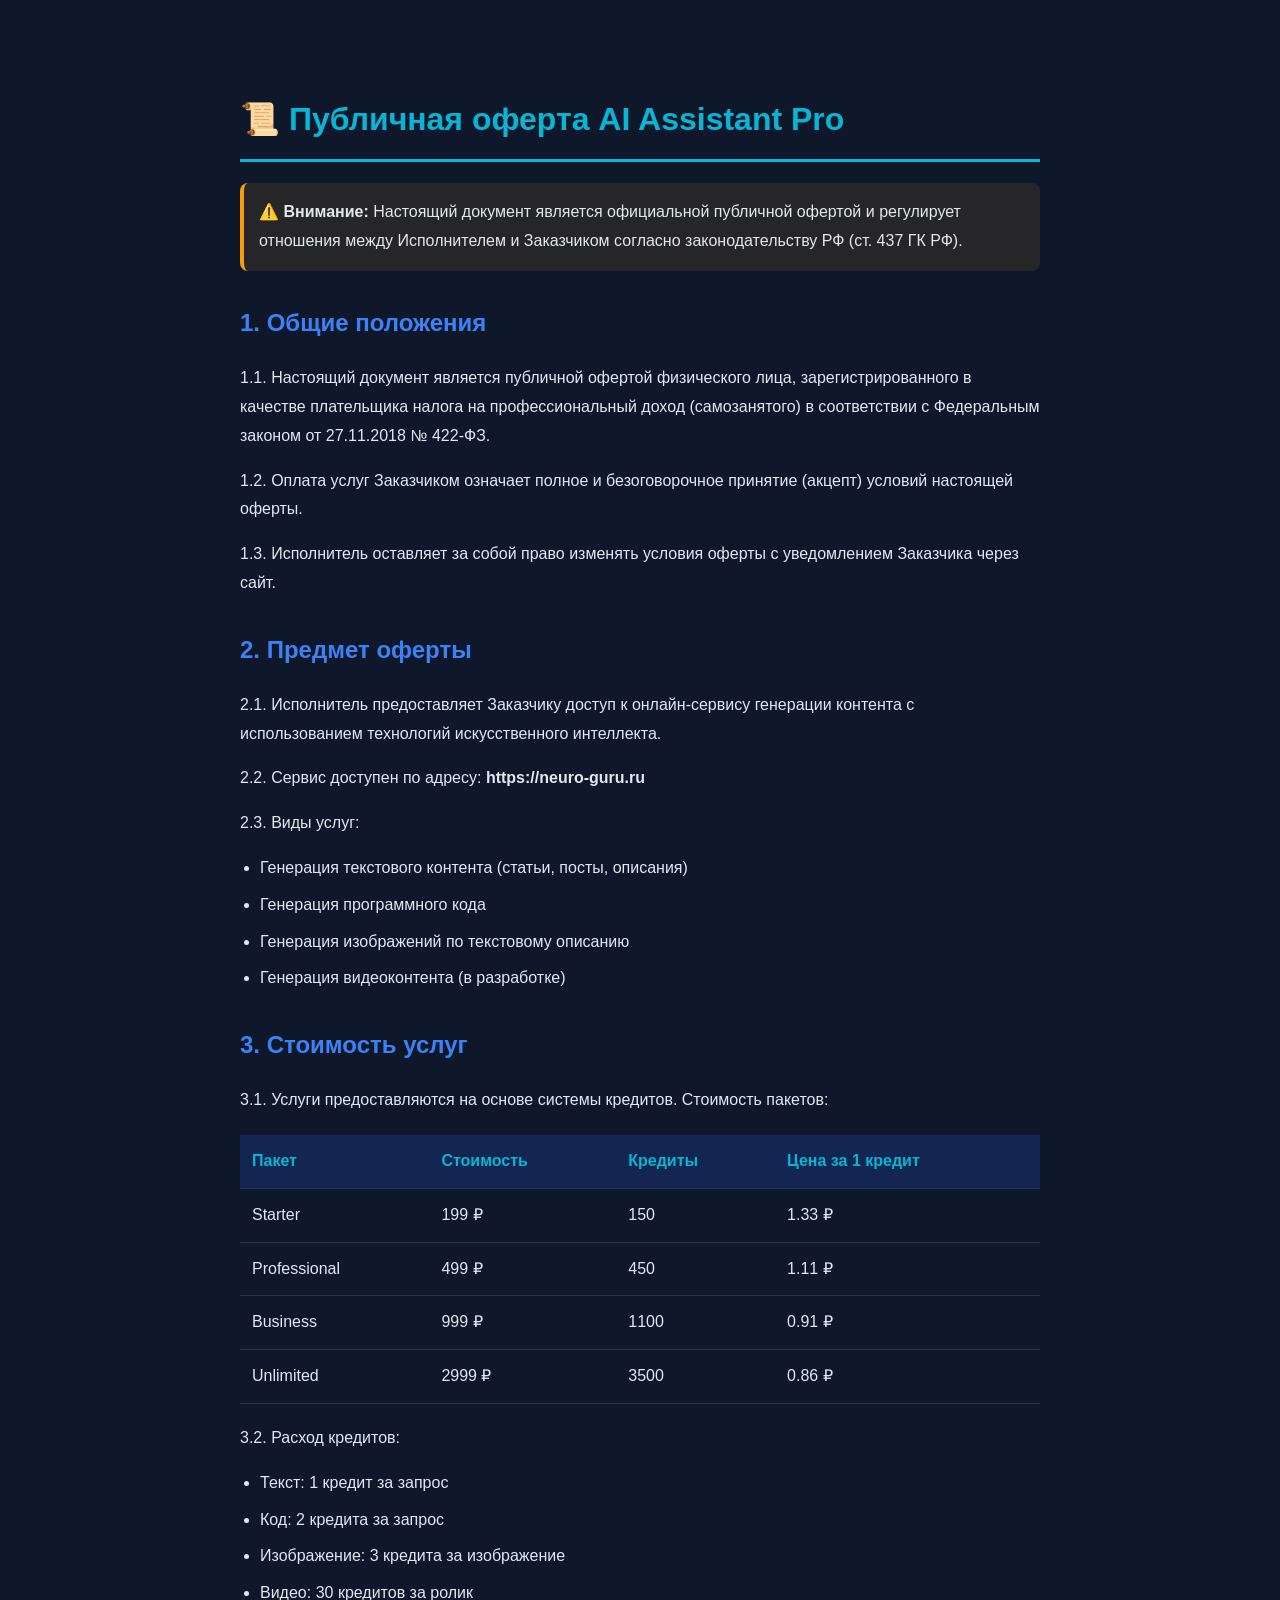
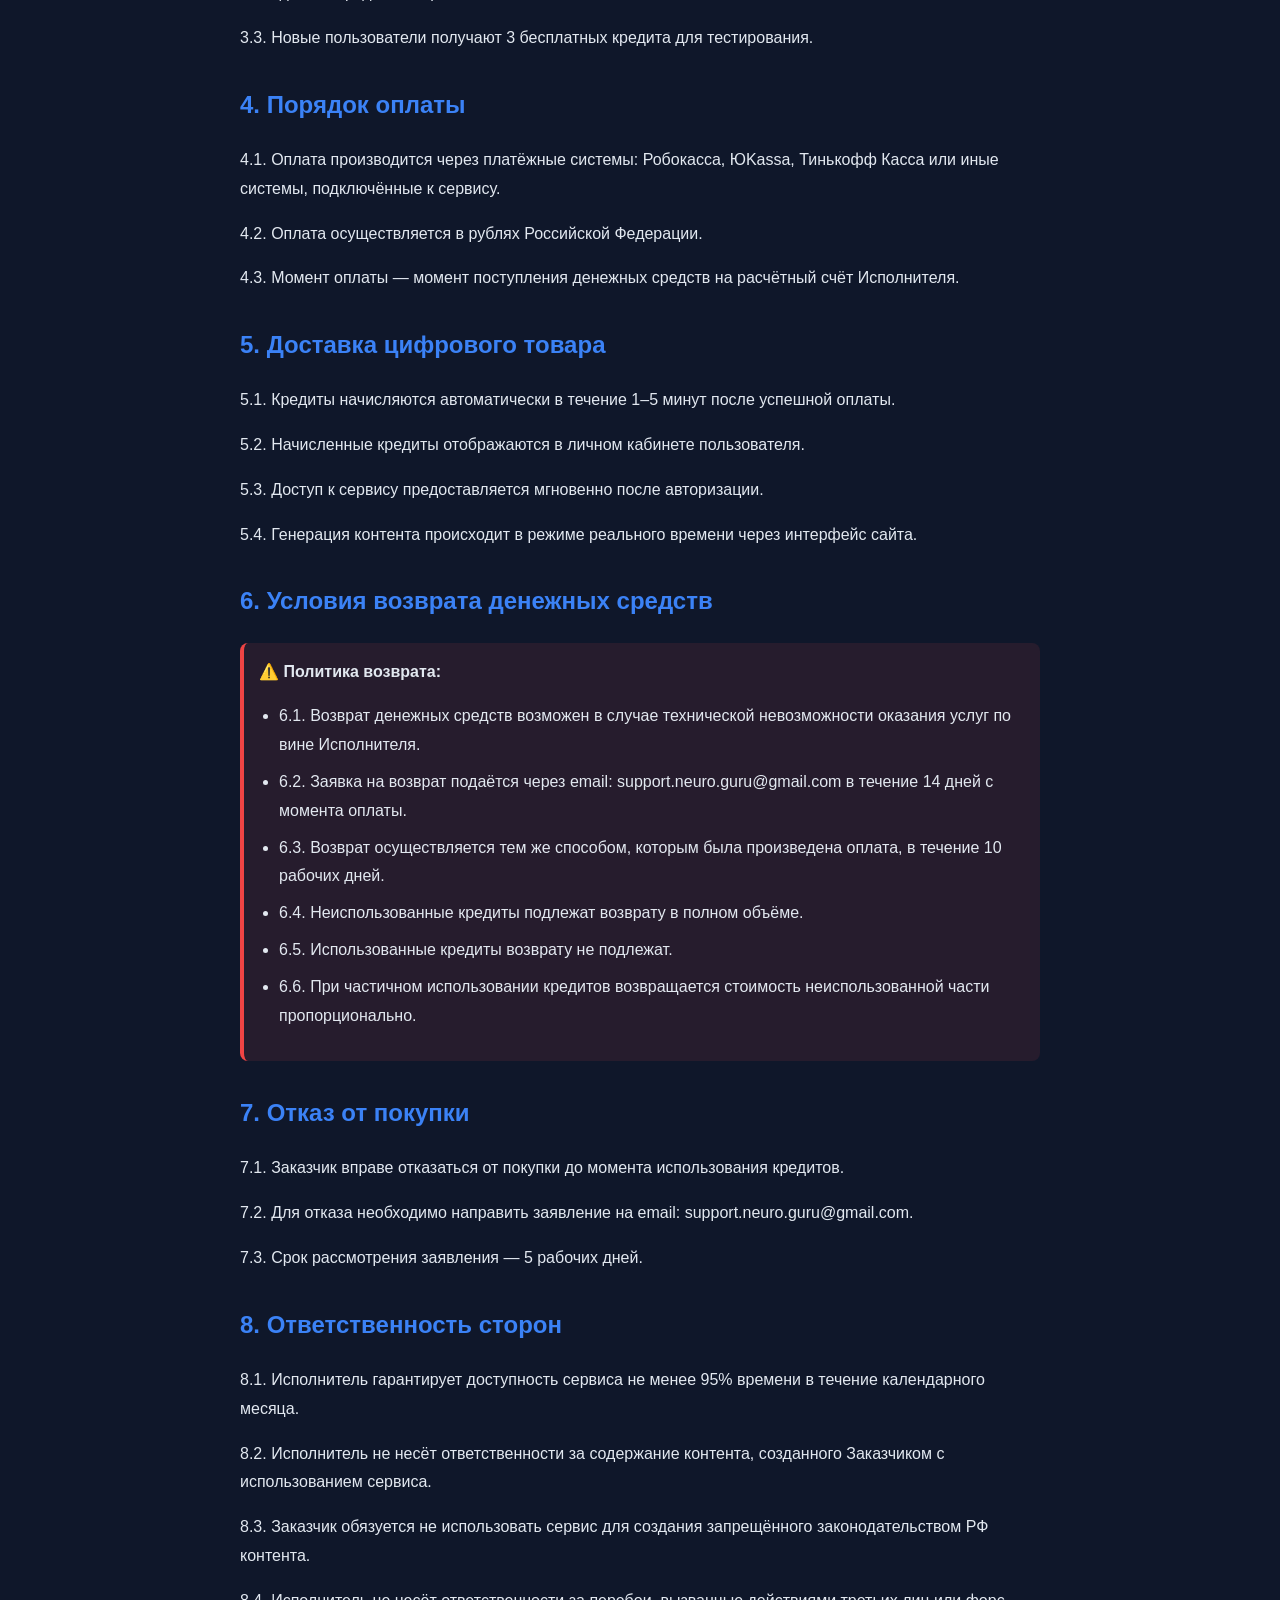
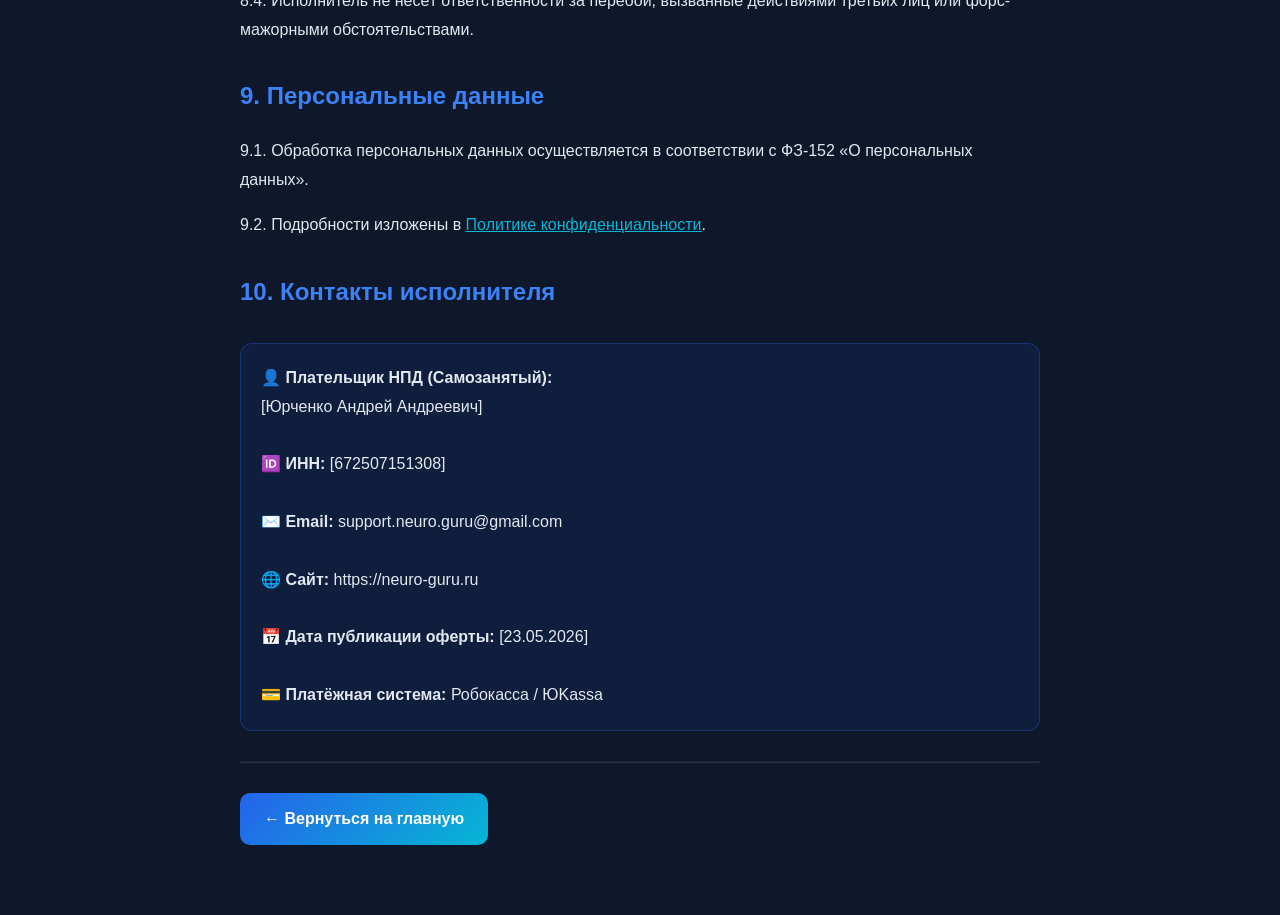
<file: frontend/offer.html>
<!DOCTYPE html>
<html lang="ru">
<head>
    <meta charset="UTF-8">
    <title>Публичная оферта — AI Assistant Pro</title>
    <style>
        body { font-family: 'Inter', Arial, sans-serif; max-width: 800px; margin: 50px auto; padding: 20px; line-height: 1.8; color: #e2e8f0; background: #0f172a; }
        h1 { color: #06b6d4; border-bottom: 3px solid #06b6d4; padding-bottom: 10px; }
        h2 { color: #3b82f6; margin-top: 30px; }
        .contact { background: rgba(37, 99, 235, 0.1); padding: 20px; border-radius: 12px; margin-top: 30px; border: 1px solid rgba(37, 99, 235, 0.3); }
        .price-table { width: 100%; border-collapse: collapse; margin: 20px 0; }
        .price-table th, .price-table td { padding: 12px; text-align: left; border-bottom: 1px solid rgba(148, 163, 184, 0.2); color: #e2e8f0; }
        .price-table th { background: rgba(37, 99, 235, 0.2); color: #06b6d4; }
        .warning { background: rgba(245, 158, 11, 0.1); padding: 15px; border-left: 4px solid #f59e0b; border-radius: 8px; margin: 20px 0; }
        .refund { background: rgba(239, 68, 68, 0.1); padding: 15px; border-left: 4px solid #ef4444; border-radius: 8px; margin: 20px 0; }
        a { color: #06b6d4; }
        ul { padding-left: 20px; }
        li { margin-bottom: 8px; }
    </style>
</head>
<body>
    <h1>📜 Публичная оферта AI Assistant Pro</h1>
    
    <div class="warning">
        <strong>⚠️ Внимание:</strong> Настоящий документ является официальной публичной офертой и регулирует отношения между Исполнителем и Заказчиком согласно законодательству РФ (ст. 437 ГК РФ).
    </div>
    
    <h2>1. Общие положения</h2>
    <p>1.1. Настоящий документ является публичной офертой физического лица, зарегистрированного в качестве плательщика налога на профессиональный доход (самозанятого) в соответствии с Федеральным законом от 27.11.2018 № 422-ФЗ.</p>
    <p>1.2. Оплата услуг Заказчиком означает полное и безоговорочное принятие (акцепт) условий настоящей оферты.</p>
    <p>1.3. Исполнитель оставляет за собой право изменять условия оферты с уведомлением Заказчика через сайт.</p>
    
    <h2>2. Предмет оферты</h2>
    <p>2.1. Исполнитель предоставляет Заказчику доступ к онлайн-сервису генерации контента с использованием технологий искусственного интеллекта.</p>
    <p>2.2. Сервис доступен по адресу: <strong>https://neuro-guru.ru</strong></p>
    <p>2.3. Виды услуг:</p>
    <ul>
        <li>Генерация текстового контента (статьи, посты, описания)</li>
        <li>Генерация программного кода</li>
        <li>Генерация изображений по текстовому описанию</li>
        <li>Генерация видеоконтента (в разработке)</li>
    </ul>
    
    <h2>3. Стоимость услуг</h2>
    <p>3.1. Услуги предоставляются на основе системы кредитов. Стоимость пакетов:</p>
    <table class="price-table">
        <tr><th>Пакет</th><th>Стоимость</th><th>Кредиты</th><th>Цена за 1 кредит</th></tr>
        <tr><td>Starter</td><td>199 ₽</td><td>150</td><td>1.33 ₽</td></tr>
        <tr><td>Professional</td><td>499 ₽</td><td>450</td><td>1.11 ₽</td></tr>
        <tr><td>Business</td><td>999 ₽</td><td>1100</td><td>0.91 ₽</td></tr>
        <tr><td>Unlimited</td><td>2999 ₽</td><td>3500</td><td>0.86 ₽</td></tr>
    </table>
    <p>3.2. Расход кредитов:</p>
    <ul>
        <li>Текст: 1 кредит за запрос</li>
        <li>Код: 2 кредита за запрос</li>
        <li>Изображение: 3 кредита за изображение</li>
        <li>Видео: 30 кредитов за ролик</li>
    </ul>
    <p>3.3. Новые пользователи получают 3 бесплатных кредита для тестирования.</p>
    
    <h2>4. Порядок оплаты</h2>
    <p>4.1. Оплата производится через платёжные системы: Робокасса, ЮKassa, Тинькофф Касса или иные системы, подключённые к сервису.</p>
    <p>4.2. Оплата осуществляется в рублях Российской Федерации.</p>
    <p>4.3. Момент оплаты — момент поступления денежных средств на расчётный счёт Исполнителя.</p>
    
    <h2>5. Доставка цифрового товара</h2>
    <p>5.1. Кредиты начисляются автоматически в течение 1–5 минут после успешной оплаты.</p>
    <p>5.2. Начисленные кредиты отображаются в личном кабинете пользователя.</p>
    <p>5.3. Доступ к сервису предоставляется мгновенно после авторизации.</p>
    <p>5.4. Генерация контента происходит в режиме реального времени через интерфейс сайта.</p>
    
    <h2>6. Условия возврата денежных средств</h2>
    <div class="refund">
        <strong>⚠️ Политика возврата:</strong>
        <ul>
            <li>6.1. Возврат денежных средств возможен в случае технической невозможности оказания услуг по вине Исполнителя.</li>
            <li>6.2. Заявка на возврат подаётся через email: support.neuro.guru@gmail.com в течение 14 дней с момента оплаты.</li>
            <li>6.3. Возврат осуществляется тем же способом, которым была произведена оплата, в течение 10 рабочих дней.</li>
            <li>6.4. Неиспользованные кредиты подлежат возврату в полном объёме.</li>
            <li>6.5. Использованные кредиты возврату не подлежат.</li>
            <li>6.6. При частичном использовании кредитов возвращается стоимость неиспользованной части пропорционально.</li>
        </ul>
    </div>
    
    <h2>7. Отказ от покупки</h2>
    <p>7.1. Заказчик вправе отказаться от покупки до момента использования кредитов.</p>
    <p>7.2. Для отказа необходимо направить заявление на email: support.neuro.guru@gmail.com.</p>
    <p>7.3. Срок рассмотрения заявления — 5 рабочих дней.</p>
    
    <h2>8. Ответственность сторон</h2>
    <p>8.1. Исполнитель гарантирует доступность сервиса не менее 95% времени в течение календарного месяца.</p>
    <p>8.2. Исполнитель не несёт ответственности за содержание контента, созданного Заказчиком с использованием сервиса.</p>
    <p>8.3. Заказчик обязуется не использовать сервис для создания запрещённого законодательством РФ контента.</p>
    <p>8.4. Исполнитель не несёт ответственности за перебои, вызванные действиями третьих лиц или форс-мажорными обстоятельствами.</p>
    
    <h2>9. Персональные данные</h2>
    <p>9.1. Обработка персональных данных осуществляется в соответствии с ФЗ-152 «О персональных данных».</p>
    <p>9.2. Подробности изложены в <a href="/privacy.html">Политике конфиденциальности</a>.</p>
    
    <h2>10. Контакты исполнителя</h2>
    <div class="contact">
        <strong>👤 Плательщик НПД (Самозанятый):</strong><br>
        [Юрченко Андрей Андреевич]<br><br>
        <strong>🆔 ИНН:</strong> [672507151308]<br><br>
        <strong>✉️ Email:</strong> support.neuro.guru@gmail.com<br><br>
        <strong>🌐 Сайт:</strong> https://neuro-guru.ru<br><br>
        <strong>📅 Дата публикации оферты:</strong> [23.05.2026]<br><br>
        <strong>💳 Платёжная система:</strong> Робокасса / ЮKassa
    </div>
    
    <hr style="margin: 30px 0; border-color: rgba(148, 163, 184, 0.2);">
    <a href="/" style="display: inline-block; padding: 12px 24px; background: linear-gradient(135deg, #2563eb 0%, #06b6d4 100%); color: white; text-decoration: none; border-radius: 10px; font-weight: 600;">← Вернуться на главную</a>
</body>
</html>
</file>
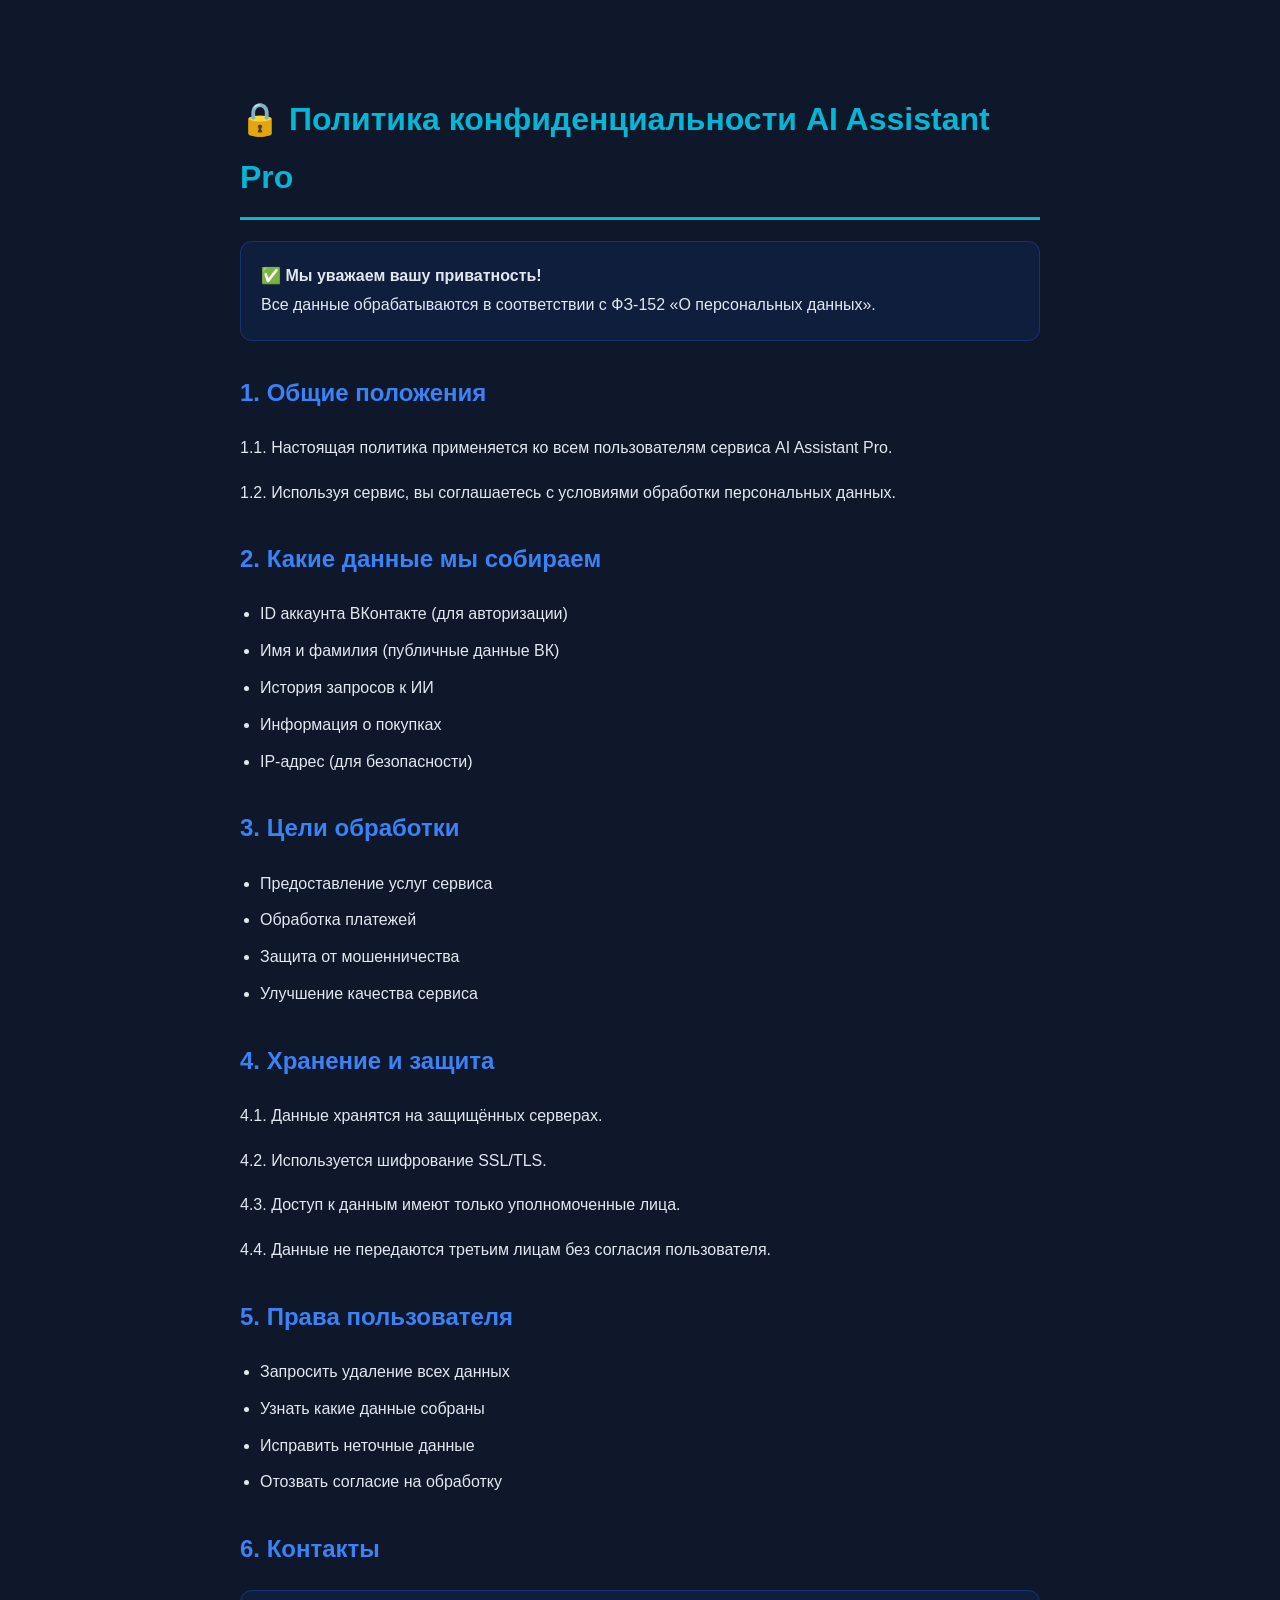
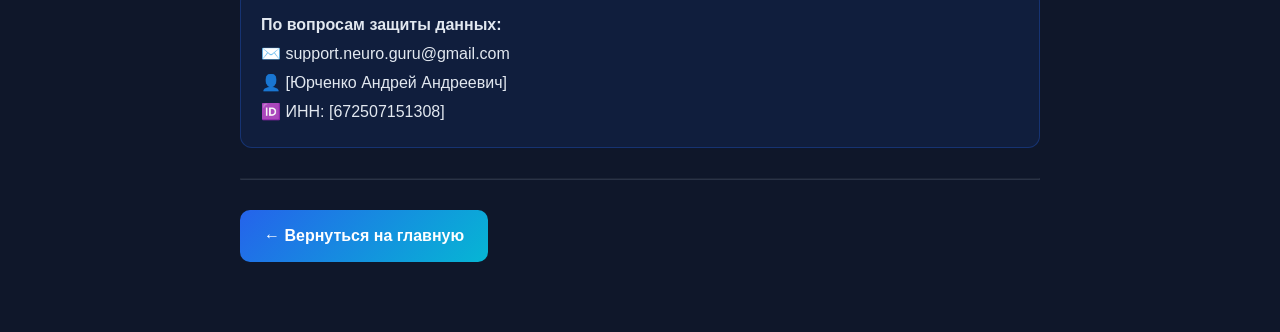
<file: frontend/privacy.html>
<!DOCTYPE html>
<html lang="ru">
<head>
    <meta charset="UTF-8">
    <title>Политика конфиденциальности — AI Assistant Pro</title>
    <style>
        body { font-family: 'Inter', Arial, sans-serif; max-width: 800px; margin: 50px auto; padding: 20px; line-height: 1.8; color: #e2e8f0; background: #0f172a; }
        h1 { color: #06b6d4; border-bottom: 3px solid #06b6d4; padding-bottom: 10px; }
        h2 { color: #3b82f6; margin-top: 30px; }
        .box { background: rgba(37, 99, 235, 0.1); padding: 20px; border-radius: 12px; border: 1px solid rgba(37, 99, 235, 0.3); margin: 20px 0; }
        a { color: #06b6d4; }
        ul { padding-left: 20px; }
        li { margin-bottom: 8px; }
    </style>
</head>
<body>
    <h1>🔒 Политика конфиденциальности AI Assistant Pro</h1>
    
    <div class="box">
        <strong>✅ Мы уважаем вашу приватность!</strong><br>
        Все данные обрабатываются в соответствии с ФЗ-152 «О персональных данных».
    </div>
    
    <h2>1. Общие положения</h2>
    <p>1.1. Настоящая политика применяется ко всем пользователям сервиса AI Assistant Pro.</p>
    <p>1.2. Используя сервис, вы соглашаетесь с условиями обработки персональных данных.</p>
    
    <h2>2. Какие данные мы собираем</h2>
    <ul>
        <li>ID аккаунта ВКонтакте (для авторизации)</li>
        <li>Имя и фамилия (публичные данные ВК)</li>
        <li>История запросов к ИИ</li>
        <li>Информация о покупках</li>
        <li>IP-адрес (для безопасности)</li>
    </ul>
    
    <h2>3. Цели обработки</h2>
    <ul>
        <li>Предоставление услуг сервиса</li>
        <li>Обработка платежей</li>
        <li>Защита от мошенничества</li>
        <li>Улучшение качества сервиса</li>
    </ul>
    
    <h2>4. Хранение и защита</h2>
    <p>4.1. Данные хранятся на защищённых серверах.</p>
    <p>4.2. Используется шифрование SSL/TLS.</p>
    <p>4.3. Доступ к данным имеют только уполномоченные лица.</p>
    <p>4.4. Данные не передаются третьим лицам без согласия пользователя.</p>
    
    <h2>5. Права пользователя</h2>
    <ul>
        <li>Запросить удаление всех данных</li>
        <li>Узнать какие данные собраны</li>
        <li>Исправить неточные данные</li>
        <li>Отозвать согласие на обработку</li>
    </ul>
    
    <h2>6. Контакты</h2>
    <div class="box">
        <strong>По вопросам защиты данных:</strong><br>
        ✉️ support.neuro.guru@gmail.com<br>
        👤 [Юрченко Андрей Андреевич]<br>
        🆔 ИНН: [672507151308]
    </div>
    
    <hr style="margin: 30px 0; border-color: rgba(148, 163, 184, 0.2);">
    <a href="/" style="display: inline-block; padding: 12px 24px; background: linear-gradient(135deg, #2563eb 0%, #06b6d4 100%); color: white; text-decoration: none; border-radius: 10px; font-weight: 600;">← Вернуться на главную</a>
</body>
</html>
</file>
